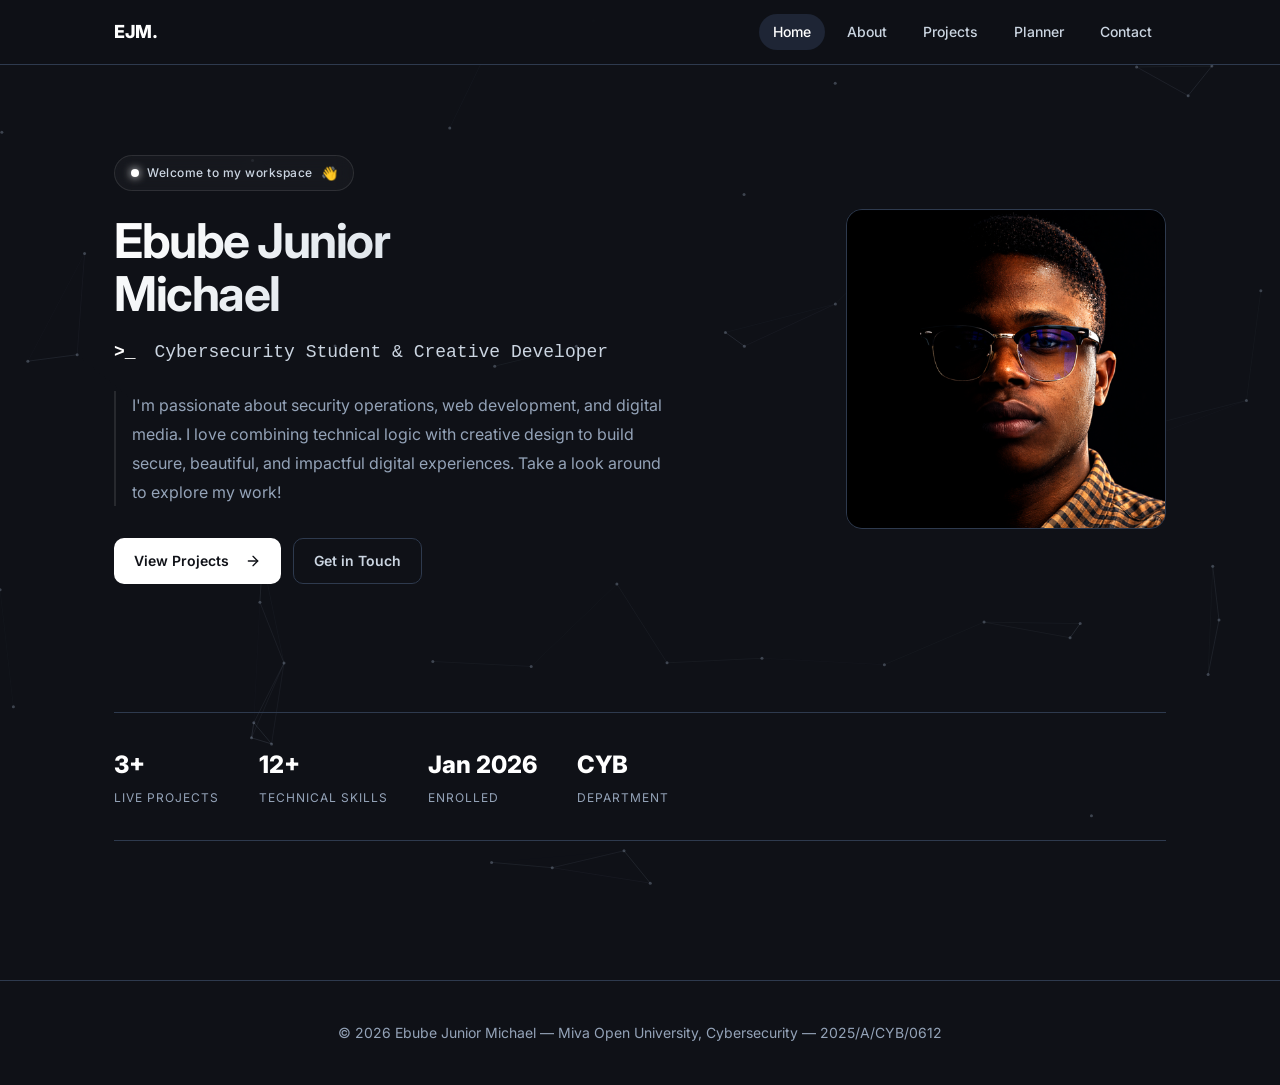
<file: index.html>
<!DOCTYPE html>
<html lang="en">
<head>
  <meta charset="UTF-8">
  <meta name="viewport" content="width=device-width, initial-scale=1.0">
  <meta name="description" content="Ebube Junior Michael — Cybersecurity Student, Web Developer and Creative Digital Professional at Miva Open University.">
  <title>Ebube Junior Michael | Portfolio</title>
  <style>
    #hero-canvas {
      position: absolute;
      inset: 0;
      width: 100%;
      height: 100%;
      pointer-events: none;
      z-index: 0;
    }
    .hero { position: relative; overflow: hidden; }
    .hero .container { position: relative; z-index: 1; }
  </style>
  <link rel="stylesheet" href="css/style.css">
</head>
<body class="home-page">

  <!-- ===== NAVIGATION ===== -->
  <nav class="navbar" id="navbar">
    <div class="container">
      <a href="index.html" class="logo">EJM<span class="dot">.</span></a>
      <button class="mobile-menu-btn" id="menu-btn" aria-label="Toggle menu">&#9776;</button>
      <div class="nav-links" id="nav-links">
        <a href="index.html" class="active">Home</a>
        <a href="about.html">About</a>
        <a href="projects.html">Projects</a>
        <a href="planner.html">Planner</a>
        <a href="contact.html">Contact</a>
      </div>
    </div>
  </nav>

  <!-- ===== HERO ===== -->
  <main>
    <section class="hero">
      <canvas id="hero-canvas" aria-hidden="true"></canvas>
      <div class="container">
        <div class="hero-inner">

          <!-- Text -->
          <!-- Text -->
          <div class="hero-text">
            <div class="hero-badge animate">
              <span class="pulse-dot"></span> Welcome to my workspace <span style="font-size: 1.1em;">👋</span>
            </div>
            <h1 class="hero-title animate delay-1">Ebube Junior<br>Michael</h1>
            <div class="terminal-role animate delay-2">
              <span class="prompt">&gt;_</span> <span class="role-text">Cybersecurity Student & Creative Developer</span>
            </div>
            <div class="hero-bio-container animate delay-2">
              <p class="hero-bio">
                I'm passionate about security operations, web development, and digital media. I love combining technical logic with creative design to build secure, beautiful, and impactful digital experiences. Take a look around to explore my work!
              </p>
            </div>
            <div class="hero-actions animate delay-3">
              <a href="projects.html" class="btn btn-primary">
                View Projects
                <svg xmlns="http://www.w3.org/2000/svg" width="16" height="16" viewBox="0 0 24 24" fill="none" stroke="currentColor" stroke-width="2" stroke-linecap="round" stroke-linejoin="round" style="margin-left:8px"><line x1="5" y1="12" x2="19" y2="12"></line><polyline points="12 5 19 12 12 19"></polyline></svg>
              </a>
              <a href="contact.html" class="btn btn-outline">Get in Touch</a>
            </div>
          </div>

          <!-- Photo -->
          <div class="hero-photo-col animate delay-2">
            <div class="hero-photo-frame">
              <img src="images/mike.png" alt="Ebube Junior Michael — profile photograph">
            </div>
          </div>

        </div>

        <!-- Stats bar -->
        <div class="stats-bar animate delay-3">
          <div class="stat-item">
            <div class="stat-number">3+</div>
            <div class="stat-label">Live Projects</div>
          </div>
          <div class="stat-item">
            <div class="stat-number">12+</div>
            <div class="stat-label">Technical Skills</div>
          </div>
          <div class="stat-item">
            <div class="stat-number" style="font-size: var(--text-2xl);">Jan 2026</div>
            <div class="stat-label">Enrolled</div>
          </div>
          <div class="stat-item">
            <div class="stat-number">CYB</div>
            <div class="stat-label">Department</div>
          </div>
        </div>
      </div>
    </section>
  </main>

  <!-- ===== FOOTER ===== -->
  <footer>
    <div class="container">
      <p>&copy; 2026 Ebube Junior Michael &mdash; Miva Open University, Cybersecurity &mdash; 2025/A/CYB/0612</p>
    </div>
  </footer>

  <script src="js/main.js"></script>
  <script>
    // ── Subtle animated dot-grid background ──────────────────────────────────
    (function () {
      const canvas = document.getElementById('hero-canvas');
      const ctx = canvas.getContext('2d');
      const DOTS = 55;
      const CONNECTION_DIST = 140;
      const DOT_RADIUS = 1.5;
      const COLOR_DOT  = 'rgba(148,163,184,0.35)';
      const COLOR_LINE = 'rgba(148,163,184,';
      let W, H, dots;

      function resize() {
        W = canvas.width  = canvas.offsetWidth;
        H = canvas.height = canvas.offsetHeight;
      }

      function makeDot() {
        const angle = Math.random() * Math.PI * 2;
        const speed = 0.12 + Math.random() * 0.2;
        return {
          x: Math.random() * W,
          y: Math.random() * H,
          vx: Math.cos(angle) * speed,
          vy: Math.sin(angle) * speed,
        };
      }

      function init() {
        resize();
        dots = Array.from({ length: DOTS }, makeDot);
      }

      function draw() {
        ctx.clearRect(0, 0, W, H);

        // Move dots
        for (const d of dots) {
          d.x += d.vx;
          d.y += d.vy;
          if (d.x < 0 || d.x > W) d.vx *= -1;
          if (d.y < 0 || d.y > H) d.vy *= -1;
        }

        // Draw connections
        for (let i = 0; i < dots.length; i++) {
          for (let j = i + 1; j < dots.length; j++) {
            const dx = dots[i].x - dots[j].x;
            const dy = dots[i].y - dots[j].y;
            const dist = Math.sqrt(dx * dx + dy * dy);
            if (dist < CONNECTION_DIST) {
              const alpha = (1 - dist / CONNECTION_DIST) * 0.18;
              ctx.beginPath();
              ctx.strokeStyle = COLOR_LINE + alpha + ')';
              ctx.lineWidth = 1;
              ctx.moveTo(dots[i].x, dots[i].y);
              ctx.lineTo(dots[j].x, dots[j].y);
              ctx.stroke();
            }
          }
        }

        // Draw dots
        for (const d of dots) {
          ctx.beginPath();
          ctx.fillStyle = COLOR_DOT;
          ctx.arc(d.x, d.y, DOT_RADIUS, 0, Math.PI * 2);
          ctx.fill();
        }

        requestAnimationFrame(draw);
      }

      window.addEventListener('resize', () => { resize(); });
      init();
      draw();
    })();
  </script>
</body>
</html>
</file>
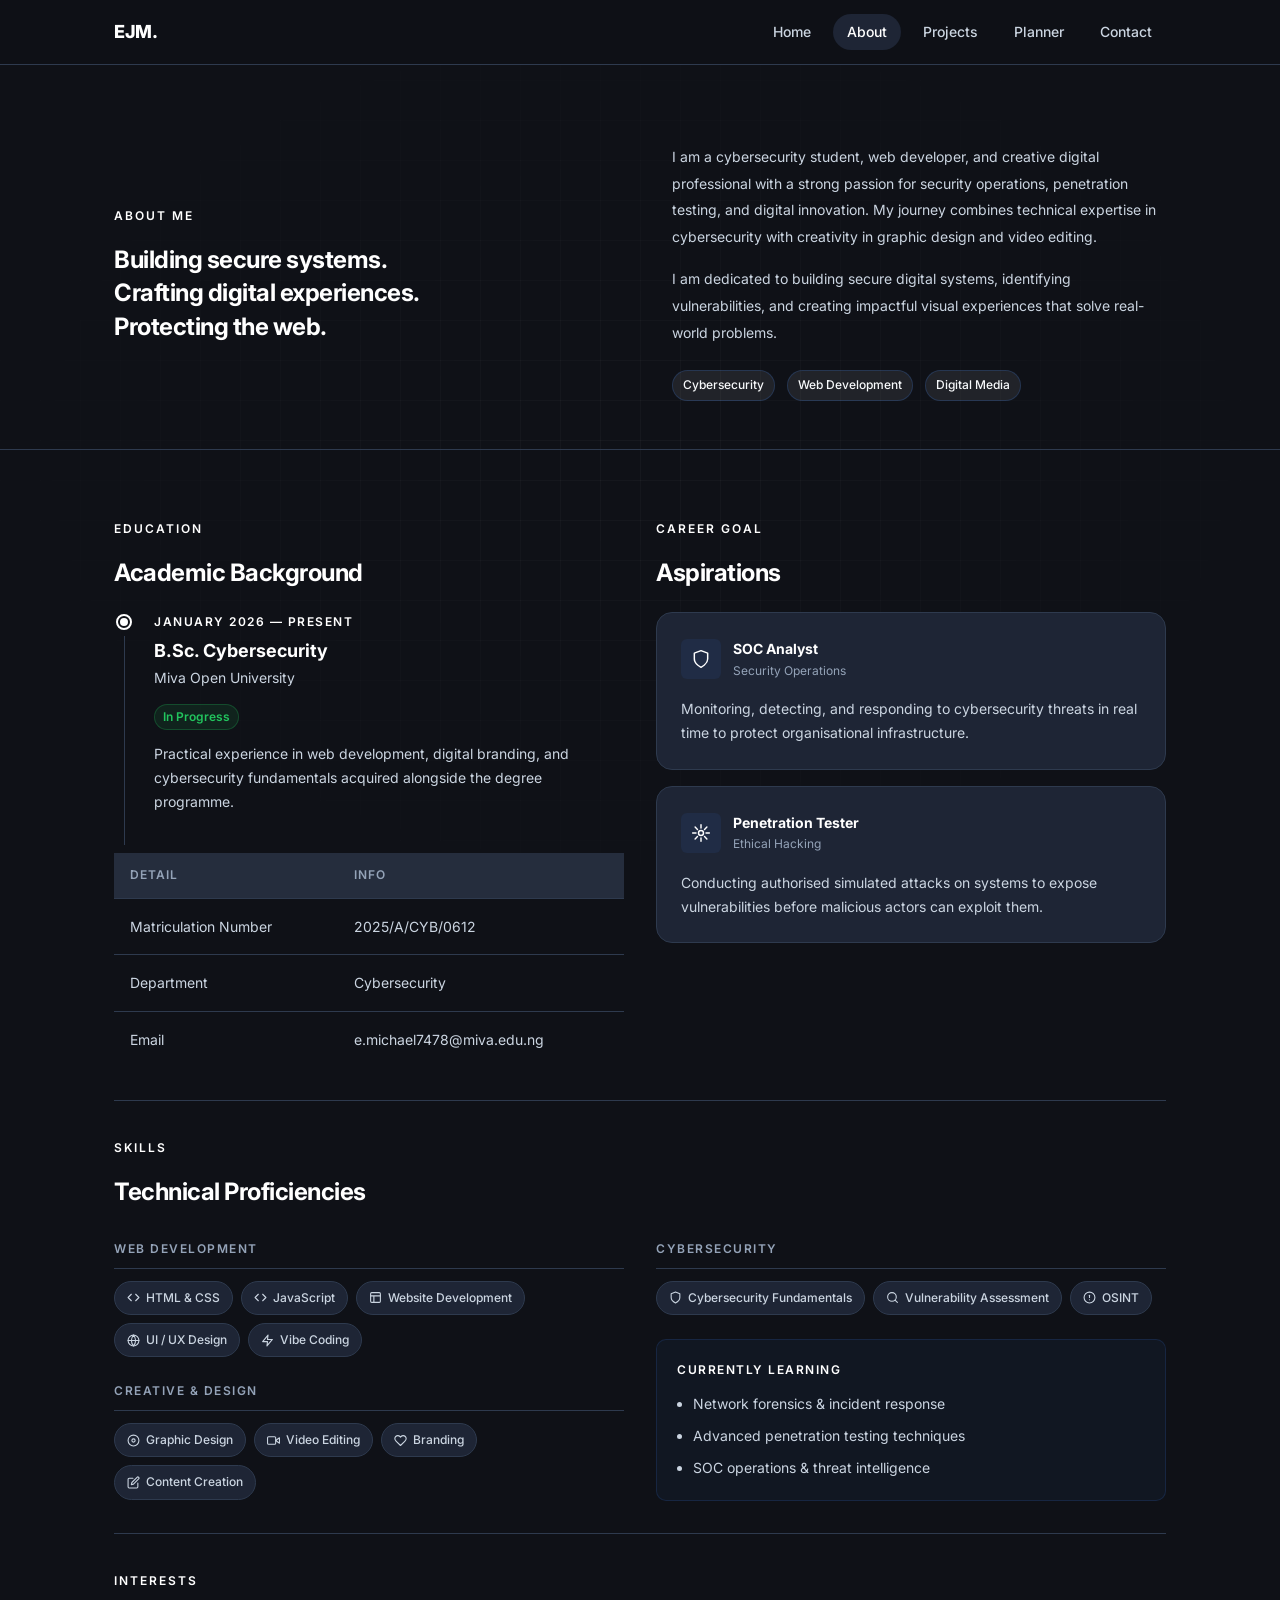
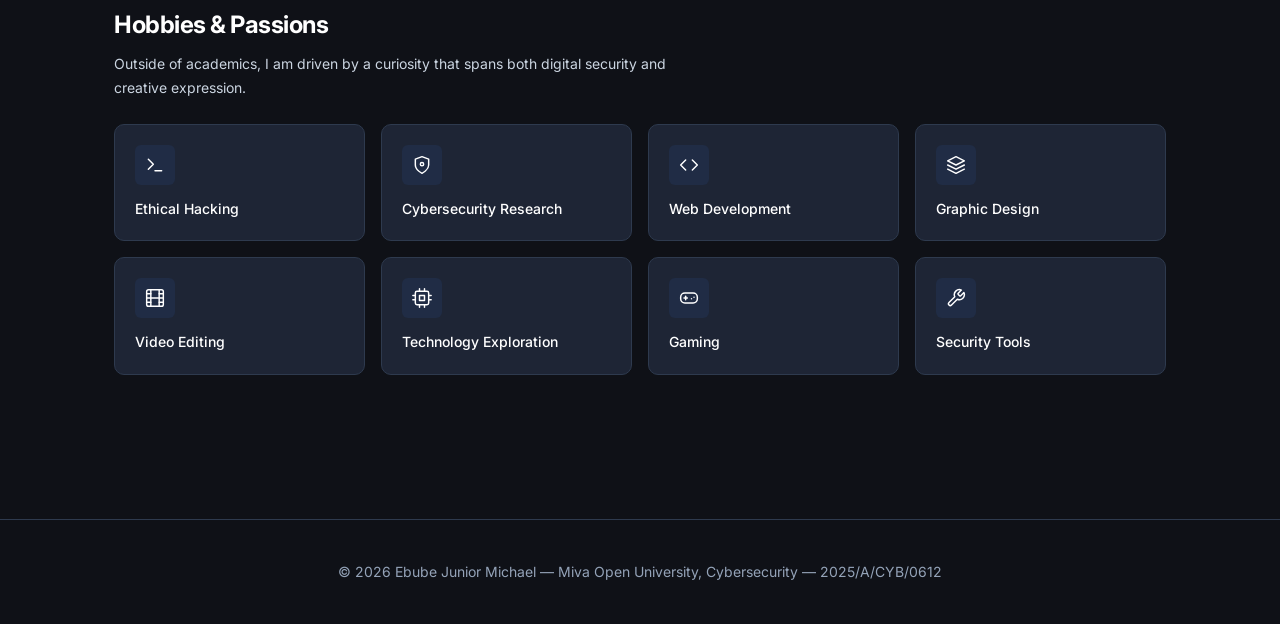
<file: about.html>
<!DOCTYPE html>
<html lang="en">
<head>
  <meta charset="UTF-8">
  <meta name="viewport" content="width=device-width, initial-scale=1.0">
  <meta name="description" content="Learn about Ebube Junior Michael — educational background, career aspirations, technical skills and interests.">
  <title>About Me | Ebube Junior Michael</title>
  <link rel="stylesheet" href="css/style.css">
  <style>
    /* ---- About-specific overrides ---- */
    .about-hero {
      padding-top: calc(var(--space-20) + 64px);
      padding-bottom: var(--space-12);
      border-bottom: 1px solid var(--color-border);
    }
    .about-hero-inner {
      display: grid;
      grid-template-columns: 1fr 1fr;
      gap: var(--space-16);
      align-items: center;
    }
    .about-quote {
      font-size: var(--text-2xl);
      font-weight: 700;
      color: var(--color-text-1);
      line-height: 1.4;
      letter-spacing: -0.5px;
    }
    .about-quote span {
      color: var(--color-accent);
    }
    .about-summary {
      font-size: var(--text-sm);
      line-height: 1.9;
    }

    /* ---- Section blocks ---- */
    .about-body {
      padding-block: var(--space-16);
      display: flex;
      flex-direction: column;
      gap: var(--space-16);
    }

    /* ---- Education timeline ---- */
    .timeline {
      display: flex;
      flex-direction: column;
      gap: 0;
      margin-top: var(--space-6);
    }
    .timeline-item {
      display: flex;
      gap: var(--space-5);
      position: relative;
    }
    .timeline-line {
      display: flex;
      flex-direction: column;
      align-items: center;
      flex-shrink: 0;
      width: 20px;
    }
    .timeline-dot {
      width: 12px;
      height: 12px;
      border-radius: 50%;
      background: var(--color-accent);
      border: 2px solid var(--color-bg);
      outline: 2px solid var(--color-accent);
      flex-shrink: 0;
      margin-top: 4px;
    }
    .timeline-connector {
      width: 1px;
      flex: 1;
      background: var(--color-border);
      margin-top: var(--space-2);
    }
    .timeline-content {
      padding-bottom: var(--space-8);
      flex: 1;
    }
    .timeline-date {
      font-size: var(--text-xs);
      font-weight: 600;
      text-transform: uppercase;
      letter-spacing: 1.5px;
      color: var(--color-accent);
      margin-bottom: var(--space-2);
    }
    .timeline-title {
      font-size: var(--text-base);
      font-weight: 700;
      color: var(--color-text-1);
      margin-bottom: 4px;
    }
    .timeline-sub {
      font-size: var(--text-sm);
      color: var(--color-text-2);
    }

    /* ---- Skills grouped ---- */
    .skill-group {
      margin-bottom: var(--space-6);
    }
    .skill-group:last-child {
      margin-bottom: 0;
    }
    .skill-group-label {
      font-size: var(--text-xs);
      font-weight: 600;
      text-transform: uppercase;
      letter-spacing: 1.5px;
      color: var(--color-text-3);
      margin-bottom: var(--space-3);
      padding-bottom: var(--space-2);
      border-bottom: 1px solid var(--color-border);
    }
    .skill-chips {
      display: flex;
      flex-wrap: wrap;
      gap: var(--space-2);
    }
    .chip {
      display: inline-flex;
      align-items: center;
      gap: 6px;
      padding: 6px 12px;
      border-radius: var(--radius-full);
      font-size: var(--text-xs);
      font-weight: 500;
      border: 1px solid var(--color-border);
      color: var(--color-text-2);
      background: var(--color-surface);
      transition: border-color var(--transition), color var(--transition);
    }
    .chip:hover {
      border-color: var(--color-accent);
      color: var(--color-text-1);
    }
    .chip svg {
      width: 13px;
      height: 13px;
      flex-shrink: 0;
    }

    /* ---- Interests icon grid ---- */
    .interests-grid {
      display: grid;
      grid-template-columns: repeat(4, 1fr);
      gap: var(--space-4);
      margin-top: var(--space-6);
    }
    .interest-card {
      background: var(--color-surface);
      border: 1px solid var(--color-border);
      border-radius: var(--radius-md);
      padding: var(--space-5);
      display: flex;
      flex-direction: column;
      gap: var(--space-3);
      transition: border-color var(--transition), transform var(--transition);
    }
    .interest-card:hover {
      border-color: rgba(59,130,246,0.4);
      transform: translateY(-2px);
    }
    .interest-icon {
      width: 40px;
      height: 40px;
      background: rgba(59,130,246,0.08);
      border-radius: var(--radius-sm);
      display: flex;
      align-items: center;
      justify-content: center;
    }
    .interest-icon svg {
      width: 20px;
      height: 20px;
      stroke: var(--color-accent);
      fill: none;
      stroke-width: 1.75;
      stroke-linecap: round;
      stroke-linejoin: round;
    }
    .interest-name {
      font-size: var(--text-sm);
      font-weight: 500;
      color: var(--color-text-1);
    }

    /* ---- Two-col content row ---- */
    .two-col {
      display: grid;
      grid-template-columns: 1fr 1fr;
      gap: var(--space-8);
      align-items: start;
    }

    @media (max-width: 900px) {
      .about-hero-inner { grid-template-columns: 1fr; gap: var(--space-8); }
      .two-col { grid-template-columns: 1fr; }
      .interests-grid { grid-template-columns: repeat(2, 1fr); }
    }
    @media (max-width: 540px) {
      .interests-grid { grid-template-columns: repeat(2, 1fr); }
      .about-quote { font-size: var(--text-xl); }
    }
  </style>
</head>
<body>

  <!-- ===== NAVIGATION ===== -->
  <nav class="navbar" id="navbar">
    <div class="container">
      <a href="index.html" class="logo">EJM<span class="dot">.</span></a>
      <button class="mobile-menu-btn" id="menu-btn" aria-label="Toggle menu">&#9776;</button>
      <div class="nav-links" id="nav-links">
        <a href="index.html">Home</a>
        <a href="about.html" class="active">About</a>
        <a href="projects.html">Projects</a>
        <a href="planner.html">Planner</a>
        <a href="contact.html">Contact</a>
      </div>
    </div>
  </nav>

  <main>

    <!-- ===== ABOUT HERO ===== -->
    <section class="about-hero">
      <div class="container">
        <div class="about-hero-inner">

          <div class="animate">
            <p class="section-label" style="margin-bottom: var(--space-4);">About Me</p>
            <h1 class="about-quote">
              Building secure systems.<br>
              Crafting <span>digital experiences</span>.<br>
              Protecting the web.
            </h1>
          </div>

          <div class="animate delay-2">
            <p class="about-summary">
              I am a cybersecurity student, web developer, and creative digital professional with a strong passion for security operations, penetration testing, and digital innovation. My journey combines technical expertise in cybersecurity with creativity in graphic design and video editing.
            </p>
            <p class="about-summary" style="margin-top: var(--space-4);">
              I am dedicated to building secure digital systems, identifying vulnerabilities, and creating impactful visual experiences that solve real-world problems.
            </p>
            <div style="display:flex; gap: var(--space-3); margin-top: var(--space-6); flex-wrap: wrap;">
              <span class="tag">Cybersecurity</span>
              <span class="tag">Web Development</span>
              <span class="tag">Digital Media</span>
            </div>
          </div>

        </div>
      </div>
    </section>

    <!-- ===== ABOUT BODY ===== -->
    <div class="about-body">
      <div class="container">

        <!-- Row 1: Education + Career -->
        <div class="two-col">

          <!-- Education -->
          <div class="animate">
            <p class="section-label" style="margin-bottom: var(--space-5);">Education</p>
            <h2 style="font-size: var(--text-2xl); margin-bottom: var(--space-6);">Academic Background</h2>

            <div class="timeline">
              <div class="timeline-item">
                <div class="timeline-line">
                  <div class="timeline-dot"></div>
                  <div class="timeline-connector"></div>
                </div>
                <div class="timeline-content">
                  <div class="timeline-date">January 2026 &mdash; Present</div>
                  <h3 class="timeline-title" style="font-size: var(--text-lg); margin-bottom: 4px;">B.Sc. Cybersecurity</h3>
                  <div class="timeline-sub">Miva Open University</div>
                  <div style="margin-top: var(--space-3);">
                    <span class="status-badge">In Progress</span>
                  </div>
                  <p style="font-size: var(--text-sm); margin-top: var(--space-3);">
                    Practical experience in web development, digital branding, and cybersecurity fundamentals acquired alongside the degree programme.
                  </p>
                </div>
              </div>
            </div>

            <!-- Info row -->
            <table class="edu-table" style="margin-top: var(--space-2);">
              <thead>
                <tr>
                  <th>Detail</th>
                  <th>Info</th>
                </tr>
              </thead>
              <tbody>
                <tr>
                  <td>Matriculation Number</td>
                  <td>2025/A/CYB/0612</td>
                </tr>
                <tr>
                  <td>Department</td>
                  <td>Cybersecurity</td>
                </tr>
                <tr>
                  <td>Email</td>
                  <td>e.michael7478@miva.edu.ng</td>
                </tr>
              </tbody>
            </table>
          </div>

          <!-- Career -->
          <div class="animate delay-1">
            <p class="section-label" style="margin-bottom: var(--space-5);">Career Goal</p>
            <h2 style="font-size: var(--text-2xl); margin-bottom: var(--space-6);">Aspirations</h2>

            <div class="card" style="margin-bottom: var(--space-4);">
              <div style="display:flex; align-items:center; gap: var(--space-3); margin-bottom: var(--space-4);">
                <div class="interest-icon">
                  <!-- Shield check icon -->
                  <svg viewBox="0 0 24 24"><path d="M12 22s8-4 8-10V5l-8-3-8 3v7c0 6 8 10 8 10z"/></svg>
                </div>
                <div>
                  <div style="font-size: var(--text-sm); font-weight: 700; color: var(--color-text-1);">SOC Analyst</div>
                  <div style="font-size: var(--text-xs); color: var(--color-text-3);">Security Operations</div>
                </div>
              </div>
              <p style="font-size: var(--text-sm);">
                Monitoring, detecting, and responding to cybersecurity threats in real time to protect organisational infrastructure.
              </p>
            </div>

            <div class="card">
              <div style="display:flex; align-items:center; gap: var(--space-3); margin-bottom: var(--space-4);">
                <div class="interest-icon">
                  <!-- Bug/scan icon -->
                  <svg viewBox="0 0 24 24"><circle cx="12" cy="12" r="3"/><path d="M12 2v4M12 18v4M4.93 4.93l2.83 2.83M16.24 16.24l2.83 2.83M2 12h4M18 12h4M4.93 19.07l2.83-2.83M16.24 7.76l2.83-2.83"/></svg>
                </div>
                <div>
                  <div style="font-size: var(--text-sm); font-weight: 700; color: var(--color-text-1);">Penetration Tester</div>
                  <div style="font-size: var(--text-xs); color: var(--color-text-3);">Ethical Hacking</div>
                </div>
              </div>
              <p style="font-size: var(--text-sm);">
                Conducting authorised simulated attacks on systems to expose vulnerabilities before malicious actors can exploit them.
              </p>
            </div>
          </div>
        </div>

        <hr class="divider">

        <!-- Row 2: Skills -->
        <div class="animate">
          <p class="section-label" style="margin-bottom: var(--space-5);">Skills</p>
          <h2 style="font-size: var(--text-2xl); margin-bottom: var(--space-8);">Technical Proficiencies</h2>

          <div class="two-col">

            <div>
              <!-- Web Development group -->
              <div class="skill-group">
                <div class="skill-group-label">Web Development</div>
                <div class="skill-chips">
                  <span class="chip">
                    <svg viewBox="0 0 24 24" stroke="currentColor" fill="none" stroke-width="2" stroke-linecap="round" stroke-linejoin="round"><polyline points="16 18 22 12 16 6"/><polyline points="8 6 2 12 8 18"/></svg>
                    HTML &amp; CSS
                  </span>
                  <span class="chip">
                    <svg viewBox="0 0 24 24" stroke="currentColor" fill="none" stroke-width="2" stroke-linecap="round" stroke-linejoin="round"><polyline points="16 18 22 12 16 6"/><polyline points="8 6 2 12 8 18"/></svg>
                    JavaScript
                  </span>
                  <span class="chip">
                    <svg viewBox="0 0 24 24" stroke="currentColor" fill="none" stroke-width="2" stroke-linecap="round" stroke-linejoin="round"><rect x="3" y="3" width="18" height="18" rx="2"/><path d="M3 9h18M9 21V9"/></svg>
                    Website Development
                  </span>
                  <span class="chip">
                    <svg viewBox="0 0 24 24" stroke="currentColor" fill="none" stroke-width="2" stroke-linecap="round" stroke-linejoin="round"><circle cx="12" cy="12" r="10"/><path d="M2 12h20M12 2a15 15 0 0 1 0 20M12 2a15 15 0 0 0 0 20"/></svg>
                    UI / UX Design
                  </span>
                  <span class="chip">
                    <svg viewBox="0 0 24 24" stroke="currentColor" fill="none" stroke-width="2" stroke-linecap="round" stroke-linejoin="round"><path d="M13 2L3 14h9l-1 8 10-12h-9l1-8z"/></svg>
                    Vibe Coding
                  </span>
                </div>
              </div>

              <!-- Creative group -->
              <div class="skill-group">
                <div class="skill-group-label">Creative & Design</div>
                <div class="skill-chips">
                  <span class="chip">
                    <svg viewBox="0 0 24 24" stroke="currentColor" fill="none" stroke-width="2" stroke-linecap="round" stroke-linejoin="round"><circle cx="12" cy="12" r="10"/><circle cx="12" cy="12" r="3"/></svg>
                    Graphic Design
                  </span>
                  <span class="chip">
                    <svg viewBox="0 0 24 24" stroke="currentColor" fill="none" stroke-width="2" stroke-linecap="round" stroke-linejoin="round"><polygon points="23 7 16 12 23 17 23 7"/><rect x="1" y="5" width="15" height="14" rx="2"/></svg>
                    Video Editing
                  </span>
                  <span class="chip">
                    <svg viewBox="0 0 24 24" stroke="currentColor" fill="none" stroke-width="2" stroke-linecap="round" stroke-linejoin="round"><path d="M20.84 4.61a5.5 5.5 0 0 0-7.78 0L12 5.67l-1.06-1.06a5.5 5.5 0 0 0-7.78 7.78l1.06 1.06L12 21.23l7.78-7.78 1.06-1.06a5.5 5.5 0 0 0 0-7.78z"/></svg>
                    Branding
                  </span>
                  <span class="chip">
                    <svg viewBox="0 0 24 24" stroke="currentColor" fill="none" stroke-width="2" stroke-linecap="round" stroke-linejoin="round"><path d="M11 4H4a2 2 0 0 0-2 2v14a2 2 0 0 0 2 2h14a2 2 0 0 0 2-2v-7"/><path d="M18.5 2.5a2.121 2.121 0 0 1 3 3L12 15l-4 1 1-4 9.5-9.5z"/></svg>
                    Content Creation
                  </span>
                </div>
              </div>
            </div>

            <div>
              <!-- Cybersecurity group -->
              <div class="skill-group">
                <div class="skill-group-label">Cybersecurity</div>
                <div class="skill-chips">
                  <span class="chip">
                    <svg viewBox="0 0 24 24" stroke="currentColor" fill="none" stroke-width="2" stroke-linecap="round" stroke-linejoin="round"><path d="M12 22s8-4 8-10V5l-8-3-8 3v7c0 6 8 10 8 10z"/></svg>
                    Cybersecurity Fundamentals
                  </span>
                  <span class="chip">
                    <svg viewBox="0 0 24 24" stroke="currentColor" fill="none" stroke-width="2" stroke-linecap="round" stroke-linejoin="round"><circle cx="11" cy="11" r="8"/><line x1="21" y1="21" x2="16.65" y2="16.65"/></svg>
                    Vulnerability Assessment
                  </span>
                  <span class="chip">
                    <svg viewBox="0 0 24 24" stroke="currentColor" fill="none" stroke-width="2" stroke-linecap="round" stroke-linejoin="round"><circle cx="12" cy="12" r="10"/><line x1="12" y1="8" x2="12" y2="12"/><line x1="12" y1="16" x2="12.01" y2="16"/></svg>
                    OSINT
                  </span>
                </div>
              </div>

              <!-- Aspiration note -->
              <div style="
                margin-top: var(--space-6);
                padding: var(--space-5);
                border-radius: var(--radius-md);
                background: rgba(59,130,246,0.05);
                border: 1px solid rgba(59,130,246,0.15);
              ">
                <p style="font-size: var(--text-xs); font-weight: 600; text-transform: uppercase; letter-spacing: 1.5px; color: var(--color-accent); margin-bottom: var(--space-3);">Currently Learning</p>
                <ul style="list-style: disc; padding-left: var(--space-4);">
                  <li style="font-size: var(--text-sm); color: var(--color-text-2); margin-bottom: var(--space-2);">Network forensics &amp; incident response</li>
                  <li style="font-size: var(--text-sm); color: var(--color-text-2); margin-bottom: var(--space-2);">Advanced penetration testing techniques</li>
                  <li style="font-size: var(--text-sm); color: var(--color-text-2);">SOC operations &amp; threat intelligence</li>
                </ul>
              </div>
            </div>
          </div>
        </div>

        <hr class="divider">

        <!-- Row 3: Interests -->
        <div class="animate">
          <p class="section-label" style="margin-bottom: var(--space-5);">Interests</p>
          <h2 style="font-size: var(--text-2xl); margin-bottom: var(--space-3);">Hobbies &amp; Passions</h2>
          <p style="max-width: 560px; font-size: var(--text-sm);">Outside of academics, I am driven by a curiosity that spans both digital security and creative expression.</p>

          <ol class="interests-grid">

            <li class="interest-card">
              <div class="interest-icon">
                <!-- Terminal / hacking icon -->
                <svg viewBox="0 0 24 24"><polyline points="4 17 10 11 4 5"/><line x1="12" y1="19" x2="20" y2="19"/></svg>
              </div>
              <span class="interest-name">Ethical Hacking</span>
            </li>

            <li class="interest-card">
              <div class="interest-icon">
                <!-- Shield magnifier -->
                <svg viewBox="0 0 24 24"><path d="M12 22s8-4 8-10V5l-8-3-8 3v7c0 6 8 10 8 10z"/><circle cx="12" cy="11" r="2"/></svg>
              </div>
              <span class="interest-name">Cybersecurity Research</span>
            </li>

            <li class="interest-card">
              <div class="interest-icon">
                <!-- Code icon -->
                <svg viewBox="0 0 24 24"><polyline points="16 18 22 12 16 6"/><polyline points="8 6 2 12 8 18"/></svg>
              </div>
              <span class="interest-name">Web Development</span>
            </li>

            <li class="interest-card">
              <div class="interest-icon">
                <!-- Layers / design icon -->
                <svg viewBox="0 0 24 24"><polygon points="12 2 2 7 12 12 22 7 12 2"/><polyline points="2 17 12 22 22 17"/><polyline points="2 12 12 17 22 12"/></svg>
              </div>
              <span class="interest-name">Graphic Design</span>
            </li>

            <li class="interest-card">
              <div class="interest-icon">
                <!-- Film icon -->
                <svg viewBox="0 0 24 24"><rect x="2" y="2" width="20" height="20" rx="2.18"/><line x1="7" y1="2" x2="7" y2="22"/><line x1="17" y1="2" x2="17" y2="22"/><line x1="2" y1="12" x2="22" y2="12"/><line x1="2" y1="7" x2="7" y2="7"/><line x1="2" y1="17" x2="7" y2="17"/><line x1="17" y1="17" x2="22" y2="17"/><line x1="17" y1="7" x2="22" y2="7"/></svg>
              </div>
              <span class="interest-name">Video Editing</span>
            </li>

            <li class="interest-card">
              <div class="interest-icon">
                <!-- CPU / tech exploration -->
                <svg viewBox="0 0 24 24"><rect x="4" y="4" width="16" height="16" rx="2"/><rect x="9" y="9" width="6" height="6"/><line x1="9" y1="1" x2="9" y2="4"/><line x1="15" y1="1" x2="15" y2="4"/><line x1="9" y1="20" x2="9" y2="23"/><line x1="15" y1="20" x2="15" y2="23"/><line x1="20" y1="9" x2="23" y2="9"/><line x1="20" y1="14" x2="23" y2="14"/><line x1="1" y1="9" x2="4" y2="9"/><line x1="1" y1="14" x2="4" y2="14"/></svg>
              </div>
              <span class="interest-name">Technology Exploration</span>
            </li>

            <li class="interest-card">
              <div class="interest-icon">
                <!-- Gamepad icon -->
                <svg viewBox="0 0 24 24"><line x1="6" y1="12" x2="10" y2="12"/><line x1="8" y1="10" x2="8" y2="14"/><line x1="15" y1="13" x2="15.01" y2="13"/><line x1="18" y1="11" x2="18.01" y2="11"/><rect x="2" y="6" width="20" height="12" rx="5"/></svg>
              </div>
              <span class="interest-name">Gaming</span>
            </li>

            <li class="interest-card">
              <div class="interest-icon">
                <!-- Wrench / tools icon -->
                <svg viewBox="0 0 24 24"><path d="M14.7 6.3a1 1 0 0 0 0 1.4l1.6 1.6a1 1 0 0 0 1.4 0l3.77-3.77a6 6 0 0 1-7.94 7.94l-6.91 6.91a2.12 2.12 0 0 1-3-3l6.91-6.91a6 6 0 0 1 7.94-7.94l-3.76 3.76z"/></svg>
              </div>
              <span class="interest-name">Security Tools</span>
            </li>

          </ol>
        </div>

      </div>
    </div>
  </main>

  <!-- ===== FOOTER ===== -->
  <footer>
    <div class="container">
      <p>&copy; 2026 Ebube Junior Michael &mdash; Miva Open University, Cybersecurity &mdash; 2025/A/CYB/0612</p>
    </div>
  </footer>

  <script src="js/main.js"></script>
</body>
</html>
</file>
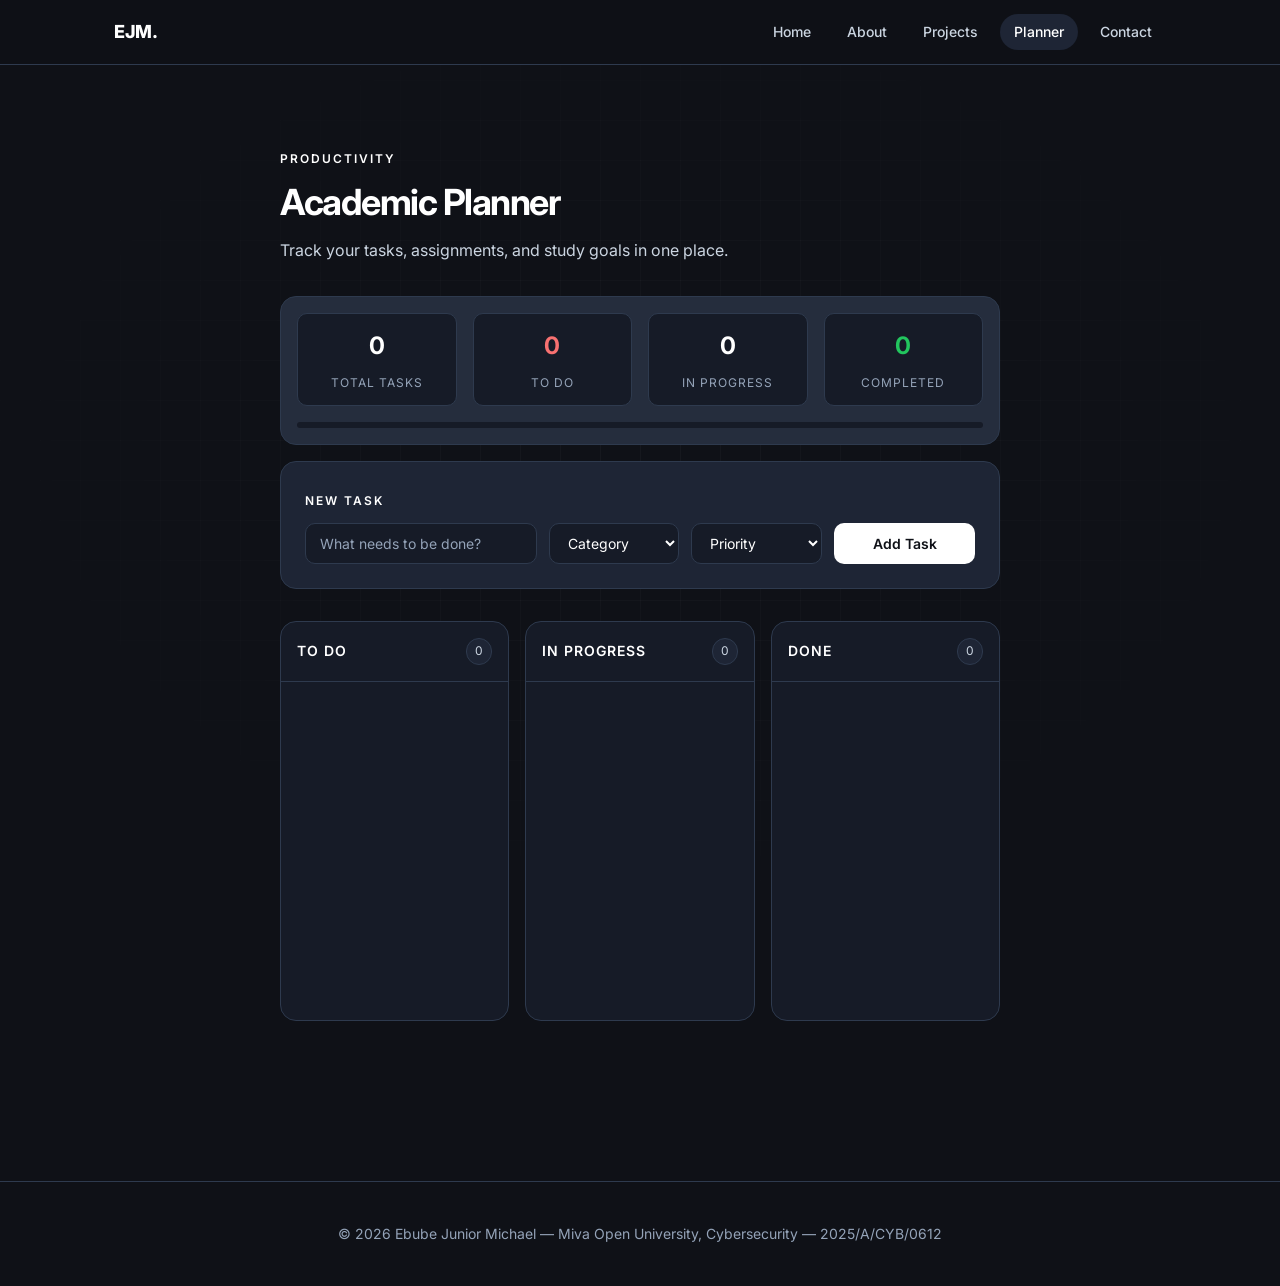
<file: planner.html>
<!DOCTYPE html>
<html lang="en">
<head>
  <meta charset="UTF-8">
  <meta name="viewport" content="width=device-width, initial-scale=1.0">
  <meta name="description" content="Academic Planner — manage your tasks, assignments and study schedule.">
  <title>Academic Planner | Ebube Junior Michael</title>
  <link rel="stylesheet" href="css/style.css">
</head>
<body>

  <!-- ===== NAVIGATION ===== -->
  <nav class="navbar" id="navbar">
    <div class="container">
      <a href="index.html" class="logo">EJM<span class="dot">.</span></a>
      <button class="mobile-menu-btn" id="menu-btn" aria-label="Toggle menu">&#9776;</button>
      <div class="nav-links" id="nav-links">
        <a href="index.html">Home</a>
        <a href="about.html">About</a>
        <a href="projects.html">Projects</a>
        <a href="planner.html" class="active">Planner</a>
        <a href="contact.html">Contact</a>
      </div>
    </div>
  </nav>

  <!-- ===== PLANNER ===== -->
  <main>
    <section class="section" style="padding-top: calc(var(--space-20) + 64px);">
      <div class="container">
        <div class="planner-wrap">

          <!-- Header -->
          <p class="section-label animate">Productivity</p>
          <h1 class="animate delay-1" style="font-size: var(--text-4xl); margin-bottom: var(--space-3);">Academic Planner</h1>
          <p class="animate delay-2" style="margin-bottom: var(--space-8);">Track your tasks, assignments, and study goals in one place.</p>

          <!-- Dashboard -->
          <div class="planner-dashboard card animate delay-2">
            <div class="dash-stats">
              <div class="stat-box">
                <span id="stat-total" class="stat-num">0</span>
                <span class="stat-label">Total Tasks</span>
              </div>
              <div class="stat-box">
                <span id="stat-todo" class="stat-num" style="color: var(--color-danger);">0</span>
                <span class="stat-label">To Do</span>
              </div>
              <div class="stat-box">
                <span id="stat-progress" class="stat-num" style="color: var(--color-warning);">0</span>
                <span class="stat-label">In Progress</span>
              </div>
              <div class="stat-box">
                <span id="stat-done" class="stat-num" style="color: var(--color-success);">0</span>
                <span class="stat-label">Completed</span>
              </div>
            </div>
            <div class="progress-bar-wrap">
              <div class="progress-bar-fill" id="progress-fill" style="width: 0%;"></div>
            </div>
          </div>

          <!-- Add task form -->
          <form id="task-form" class="card animate delay-2" style="margin-top: var(--space-4);">
            <p class="section-label" style="margin-bottom: var(--space-3);">New Task</p>
            <div class="task-inputs">
              <input type="text" id="task-input" class="form-control" placeholder="What needs to be done?" autocomplete="off" required style="flex: 2;">
              <select id="task-category" class="form-control" required style="flex: 1;">
                <option value="" disabled selected>Category</option>
                <option value="Study">Study</option>
                <option value="Assignment">Assignment</option>
                <option value="Project">Project</option>
                <option value="General">General</option>
              </select>
              <select id="task-priority" class="form-control" required style="flex: 1;">
                <option value="" disabled selected>Priority</option>
                <option value="High">High</option>
                <option value="Medium">Medium</option>
                <option value="Low">Low</option>
              </select>
              <button type="submit" class="btn btn-primary" style="flex: 1;">Add Task</button>
            </div>
          </form>

          <!-- Kanban Board -->
          <div class="kanban-board animate delay-3">
            
            <!-- Column: To Do -->
            <div class="kanban-col">
              <div class="kanban-header">
                <h3>To Do</h3>
                <span class="kanban-badge" id="count-todo">0</span>
              </div>
              <div class="kanban-dropzone" id="zone-todo" data-status="todo"></div>
            </div>

            <!-- Column: In Progress -->
            <div class="kanban-col">
              <div class="kanban-header">
                <h3>In Progress</h3>
                <span class="kanban-badge" id="count-progress">0</span>
              </div>
              <div class="kanban-dropzone" id="zone-progress" data-status="progress"></div>
            </div>

            <!-- Column: Done -->
            <div class="kanban-col">
              <div class="kanban-header">
                <h3>Done</h3>
                <span class="kanban-badge" id="count-done">0</span>
              </div>
              <div class="kanban-dropzone" id="zone-done" data-status="done"></div>
            </div>

          </div>

        </div>
      </div>
    </section>
  </main>

  <!-- ===== FOOTER ===== -->
  <footer>
    <div class="container">
      <p>&copy; 2026 Ebube Junior Michael &mdash; Miva Open University, Cybersecurity &mdash; 2025/A/CYB/0612</p>
    </div>
  </footer>

  <script src="js/main.js"></script>
  <script src="js/planner.js"></script>
</body>
</html>
</file>
<file: css/style.css>
/* =============================================
   GLOBAL DESIGN SYSTEM
   Design: Clean Modern Minimal Portfolio
   Font: Inter (headings) + system sans (body)
   Color: Slate dark mode, clean whites, accent blue
   ============================================= */

@import url('https://fonts.googleapis.com/css2?family=Inter:wght@300;400;500;600;700;800&display=swap');

/* ---- CSS Variables ---- */
:root {
  /* Colors */
  --color-bg:          #0f1117;
  --color-bg-2:        #161b27;
  --color-surface:     #1e2535;
  --color-surface-2:   #252d3d;
  --color-border:      #2e3a4e;
  --color-accent:      #ffffff;
  --color-accent-2:    #e2e8f0;
  --color-text-1:      #ffffff;
  --color-text-2:      #cbd5e1;
  --color-text-3:      #94a3b8;
  --color-success:     #22c55e;
  --color-danger:      #f87171;
  --color-tag-bg:      rgba(255, 255, 255, 0.08);
  --color-tag-text:    #f8fafc;

  /* Spacing (4px base unit) */
  --space-1: 4px;
  --space-2: 8px;
  --space-3: 12px;
  --space-4: 16px;
  --space-5: 20px;
  --space-6: 24px;
  --space-8: 32px;
  --space-10: 40px;
  --space-12: 48px;
  --space-16: 64px;
  --space-20: 80px;

  /* Typography */
  --font-base: 'Inter', -apple-system, BlinkMacSystemFont, 'Segoe UI', sans-serif;
  --text-xs:   0.75rem;
  --text-sm:   0.875rem;
  --text-base: 1rem;
  --text-lg:   1.125rem;
  --text-xl:   1.25rem;
  --text-2xl:  1.5rem;
  --text-3xl:  1.875rem;
  --text-4xl:  2.25rem;
  --text-5xl:  3rem;

  /* Misc */
  --radius-sm:   6px;
  --radius-md:   10px;
  --radius-lg:   16px;
  --radius-full: 9999px;
  --transition:  200ms ease;
  --max-width:   1100px;
}

/* ---- Reset ---- */
*, *::before, *::after { box-sizing: border-box; margin: 0; padding: 0; }
html { scroll-behavior: smooth; }
body {
  font-family: var(--font-base);
  background: var(--color-bg);
  color: var(--color-text-1);
  line-height: 1.7;
  font-size: var(--text-base);
  -webkit-font-smoothing: antialiased;
}

/* ---- Subtle Technical Background Animation ---- */
body:not(.home-page)::before {
  content: '';
  position: fixed;
  top: 0; left: 0; right: 0; bottom: 0;
  z-index: -1;
  pointer-events: none;
  background-image: 
    linear-gradient(rgba(255, 255, 255, 0.03) 1px, transparent 1px),
    linear-gradient(90deg, rgba(255, 255, 255, 0.03) 1px, transparent 1px);
  background-size: 40px 40px;
  /* Fade the grid out at the edges for a polished look */
  -webkit-mask-image: radial-gradient(ellipse at center, rgba(0,0,0,1) 0%, rgba(0,0,0,0) 80%);
  mask-image: radial-gradient(ellipse at center, rgba(0,0,0,1) 0%, rgba(0,0,0,0) 80%);
  animation: panGrid 30s linear infinite;
}

@keyframes panGrid {
  from { background-position: 0 0; }
  to { background-position: -40px -40px; }
}

a { color: inherit; text-decoration: none; transition: color var(--transition); }
ul, ol { list-style: none; }
img, video { max-width: 100%; height: auto; display: block; }
button { font-family: inherit; cursor: pointer; }

/* ---- Layout ---- */
.container {
  width: 100%;
  max-width: var(--max-width);
  margin-inline: auto;
  padding-inline: var(--space-6);
}
.section { padding-block: var(--space-20); }

/* ---- Typography ---- */
h1, h2, h3, h4, h5 {
  font-weight: 700;
  line-height: 1.2;
  color: var(--color-text-1);
}
h1 { font-size: var(--text-5xl); letter-spacing: -1.5px; }
h2 { font-size: var(--text-3xl); letter-spacing: -0.5px; }
h3 { font-size: var(--text-xl); }
p  { color: var(--color-text-2); }

/* ---- Navbar ---- */
.navbar {
  position: fixed;
  inset-block-start: 0;
  inset-inline: 0;
  z-index: 100;
  background: rgba(15, 17, 23, 0.85);
  backdrop-filter: blur(16px);
  -webkit-backdrop-filter: blur(16px);
  border-bottom: 1px solid var(--color-border);
}
.navbar .container {
  display: flex;
  align-items: center;
  justify-content: space-between;
  height: 64px;
}
.logo {
  font-size: var(--text-lg);
  font-weight: 800;
  letter-spacing: -0.5px;
  color: var(--color-text-1);
}
.logo .dot { color: var(--color-accent); }

.nav-links {
  display: flex;
  align-items: center;
  gap: var(--space-2);
}
.nav-links a {
  padding: 6px 14px;
  border-radius: var(--radius-full);
  font-size: var(--text-sm);
  font-weight: 500;
  color: var(--color-text-2);
  transition: background var(--transition), color var(--transition);
}
.nav-links a:hover {
  color: var(--color-text-1);
  background: var(--color-surface);
}
.nav-links a.active {
  color: var(--color-text-1);
  background: var(--color-surface);
}

.mobile-menu-btn {
  display: none;
  background: none;
  border: none;
  color: var(--color-text-1);
  font-size: 1.4rem;
  padding: var(--space-2);
  border-radius: var(--radius-sm);
}

/* ---- Buttons ---- */
.btn {
  display: inline-flex;
  align-items: center;
  justify-content: center;
  gap: var(--space-2);
  padding: 10px 20px;
  border-radius: var(--radius-md);
  font-size: var(--text-sm);
  font-weight: 600;
  border: none;
  transition: background var(--transition), color var(--transition), opacity var(--transition), transform var(--transition);
}
.btn:hover { transform: translateY(-1px); }
.btn:active { transform: translateY(0); }

.btn-primary {
  background: var(--color-accent);
  color: var(--color-bg);
}
.btn-primary:hover { background: var(--color-accent-2); color: var(--color-bg); }

.btn-outline {
  background: transparent;
  color: var(--color-text-2);
  border: 1px solid var(--color-border);
}
.btn-outline:hover {
  background: var(--color-surface);
  color: var(--color-text-1);
}

/* ---- Cards ---- */
.card {
  background: var(--color-surface);
  border: 1px solid var(--color-border);
  border-radius: var(--radius-lg);
  padding: var(--space-6);
  transition: border-color var(--transition), transform var(--transition);
}
.card:hover {
  border-color: var(--color-surface-2);
  transform: translateY(-2px);
}

/* ---- Grid ---- */
.grid-3 {
  display: grid;
  grid-template-columns: repeat(3, 1fr);
  gap: var(--space-6);
}
.grid-2 {
  display: grid;
  grid-template-columns: repeat(2, 1fr);
  gap: var(--space-6);
}

/* ---- Section Heading ---- */
.section-label {
  display: inline-block;
  font-size: var(--text-xs);
  font-weight: 600;
  letter-spacing: 2px;
  text-transform: uppercase;
  color: var(--color-accent);
  margin-bottom: var(--space-3);
}
.section-title {
  font-size: var(--text-3xl);
  margin-bottom: var(--space-4);
}
.section-subtitle {
  color: var(--color-text-2);
  max-width: 520px;
  margin-bottom: var(--space-10);
}

/* ---- Tags ---- */
.tag {
  display: inline-block;
  padding: 4px 10px;
  border-radius: var(--radius-full);
  font-size: var(--text-xs);
  font-weight: 500;
  background: var(--color-tag-bg);
  color: var(--color-tag-text);
  border: 1px solid rgba(59,130,246,0.2);
}

/* ---- Divider ---- */
.divider {
  border: none;
  border-top: 1px solid var(--color-border);
  margin-block: var(--space-8);
}

/* ---- Forms ---- */
.form-group { margin-bottom: var(--space-5); }
.form-label {
  display: block;
  font-size: var(--text-sm);
  font-weight: 500;
  color: var(--color-text-2);
  margin-bottom: var(--space-2);
}
.form-control {
  width: 100%;
  padding: 10px 14px;
  background: var(--color-bg-2);
  border: 1px solid var(--color-border);
  border-radius: var(--radius-md);
  color: var(--color-text-1);
  font-size: var(--text-sm);
  font-family: inherit;
  transition: border-color var(--transition);
}
.form-control:focus {
  outline: none;
  border-color: var(--color-accent);
}
.form-control::placeholder { color: var(--color-text-3); }

/* Override browser autofill styling */
input:-webkit-autofill,
input:-webkit-autofill:hover, 
input:-webkit-autofill:focus, 
textarea:-webkit-autofill,
textarea:-webkit-autofill:hover,
textarea:-webkit-autofill:focus,
select:-webkit-autofill,
select:-webkit-autofill:hover,
select:-webkit-autofill:focus {
  -webkit-text-fill-color: #f1f5f9 !important;
  -webkit-box-shadow: 0 0 0px 1000px #1e293b inset !important;
  transition: background-color 5000s ease-in-out 0s !important;
}

.error-msg {
  display: none;
  font-size: var(--text-xs);
  color: var(--color-danger);
  margin-top: var(--space-1);
}

/* ---- Footer ---- */
footer {
  border-top: 1px solid var(--color-border);
  padding-block: var(--space-10);
  margin-top: var(--space-20);
}
footer p {
  font-size: var(--text-sm);
  color: var(--color-text-3);
  text-align: center;
}

/* ---- Animations ---- */
@keyframes fadeUp {
  from { opacity: 0; transform: translateY(24px); }
  to   { opacity: 1; transform: translateY(0); }
}
.animate { animation: fadeUp 0.6s ease both; }
.delay-1 { animation-delay: 0.1s; }
.delay-2 { animation-delay: 0.2s; }
.delay-3 { animation-delay: 0.3s; }

/* =============================================
   PAGE: HOMEPAGE
   ============================================= */
.hero {
  min-height: 100vh;
  display: flex;
  align-items: center;
  padding-top: 64px;
}
.hero-inner {
  display: flex;
  align-items: center;
  gap: var(--space-16);
  padding-block: var(--space-20);
}
.hero-text { flex: 1; }
.hero-badge {
  display: inline-flex;
  align-items: center;
  gap: 8px;
  background: rgba(255, 255, 255, 0.03);
  border: 1px solid rgba(255, 255, 255, 0.1);
  padding: 6px 16px;
  border-radius: 50px;
  font-size: var(--text-xs);
  font-weight: 500;
  letter-spacing: 0.5px;
  color: var(--color-text-2);
  margin-bottom: var(--space-6);
  backdrop-filter: blur(10px);
}

.pulse-dot {
  width: 8px;
  height: 8px;
  background-color: var(--color-accent);
  border-radius: 50%;
  box-shadow: 0 0 8px var(--color-accent);
  animation: pulse-dot 2s infinite;
}

@keyframes pulse-dot {
  0% { box-shadow: 0 0 0 0 rgba(255, 255, 255, 0.4); }
  70% { box-shadow: 0 0 0 6px rgba(255, 255, 255, 0); }
  100% { box-shadow: 0 0 0 0 rgba(255, 255, 255, 0); }
}

.hero-title {
  margin-bottom: var(--space-4);
  background: linear-gradient(135deg, #ffffff 0%, #b3c2d1 100%);
  -webkit-background-clip: text;
  -webkit-text-fill-color: transparent;
  line-height: 1.1;
}

.terminal-role {
  font-size: var(--text-lg);
  font-weight: 500;
  color: var(--color-text-2);
  margin-bottom: var(--space-6);
  font-family: 'Fira Code', 'Courier New', Courier, monospace;
}

.terminal-role .prompt {
  color: var(--color-accent);
  margin-right: 8px;
  font-weight: 700;
}

.hero-bio-container {
  border-left: 2px solid rgba(255, 255, 255, 0.1);
  padding-left: var(--space-4);
  margin-bottom: var(--space-8);
}

.hero-bio {
  font-size: var(--text-base);
  line-height: 1.8;
  color: var(--color-text-3);
  max-width: 540px;
}
.hero-actions { display: flex; gap: var(--space-3); flex-wrap: wrap; }
.hero-photo-col {
  flex-shrink: 0;
  display: flex;
  justify-content: center;
}
.hero-photo-frame {
  width: 320px;
  height: 320px;
  border-radius: var(--radius-lg);
  overflow: hidden;
  border: 1px solid var(--color-border);
  background: var(--color-surface);
}
.hero-photo-frame img {
  width: 100%;
  height: 100%;
  object-fit: cover;
  object-position: top;
}

/* ---- Stats bar ---- */
.stats-bar {
  display: flex;
  gap: var(--space-10);
  padding: var(--space-8) 0;
  border-top: 1px solid var(--color-border);
  border-bottom: 1px solid var(--color-border);
  margin-block: var(--space-12);
}
.stat-item { text-align: left; }
.stat-number {
  font-size: var(--text-2xl);
  font-weight: 800;
  color: var(--color-text-1);
}
.stat-label {
  font-size: var(--text-xs);
  color: var(--color-text-3);
  text-transform: uppercase;
  letter-spacing: 1px;
  margin-top: 2px;
}

/* =============================================
   PAGE: ABOUT
   ============================================= */
.about-layout {
  display: grid;
  grid-template-columns: 1fr 1.6fr;
  gap: var(--space-12);
  align-items: start;
}
.skills-grid {
  display: flex;
  flex-wrap: wrap;
  gap: var(--space-2);
  margin-top: var(--space-4);
}
.hobby-list { display: flex; flex-direction: column; gap: var(--space-3); margin-top: var(--space-4); }
.hobby-item {
  display: flex;
  align-items: center;
  gap: var(--space-3);
  font-size: var(--text-sm);
  color: var(--color-text-2);
}
.hobby-icon {
  width: 36px;
  height: 36px;
  border-radius: var(--radius-sm);
  background: var(--color-surface-2);
  border: 1px solid var(--color-border);
  display: flex;
  align-items: center;
  justify-content: center;
  font-size: 1rem;
  flex-shrink: 0;
}

/* Education Table */
.edu-table {
  width: 100%;
  border-collapse: collapse;
  font-size: var(--text-sm);
  margin-top: var(--space-4);
}
.edu-table th {
  text-align: left;
  padding: var(--space-3) var(--space-4);
  background: var(--color-surface-2);
  color: var(--color-text-3);
  font-weight: 600;
  font-size: var(--text-xs);
  text-transform: uppercase;
  letter-spacing: 1px;
  border-bottom: 1px solid var(--color-border);
}
.edu-table td {
  padding: var(--space-4);
  border-bottom: 1px solid var(--color-border);
  color: var(--color-text-2);
}
.edu-table tr:last-child td { border-bottom: none; }
.status-badge {
  display: inline-block;
  padding: 2px 8px;
  border-radius: var(--radius-full);
  font-size: var(--text-xs);
  font-weight: 600;
  background: rgba(34,197,94,0.1);
  color: var(--color-success);
  border: 1px solid rgba(34,197,94,0.25);
}

/* =============================================
   PAGE: PROJECTS
   ============================================= */
.project-card { display: flex; flex-direction: column; }
.project-thumb {
  width: 100%;
  height: 180px;
  border-radius: var(--radius-md);
  overflow: hidden;
  margin-bottom: var(--space-5);
  background: var(--color-surface-2);
  border: 1px solid var(--color-border);
}
.project-thumb img {
  width: 100%;
  height: 100%;
  object-fit: cover;
  transition: transform 0.4s ease;
}
.project-card:hover .project-thumb img { transform: scale(1.04); }
.project-card h3 { margin-bottom: var(--space-2); }
.project-card p { font-size: var(--text-sm); flex: 1; }
.project-footer {
  display: flex;
  align-items: center;
  justify-content: space-between;
  margin-top: var(--space-5);
  padding-top: var(--space-5);
  border-top: 1px solid var(--color-border);
}

/* Video Section */
.video-card {
  background: var(--color-surface);
  border: 1px solid var(--color-border);
  border-radius: var(--radius-lg);
  padding: var(--space-8);
  margin-top: var(--space-12);
}
.video-wrap {
  width: 100%;
  border-radius: var(--radius-md);
  overflow: hidden;
  border: 1px solid var(--color-border);
  margin-top: var(--space-6);
  background: #000;
}
video { width: 100%; display: block; }

/* =============================================
   PAGE: PLANNER
   ============================================= */
.planner-wrap { max-width: 720px; margin-inline: auto; }
.input-row {
  display: flex;
  gap: var(--space-3);
  margin-bottom: var(--space-6);
}
.input-row input { flex: 1; }
.task-list-ul { display: flex; flex-direction: column; gap: var(--space-3); }
.task-item {
  display: flex;
  align-items: center;
  gap: var(--space-4);
  padding: var(--space-4) var(--space-5);
  background: var(--color-surface);
  border: 1px solid var(--color-border);
  border-radius: var(--radius-md);
  transition: border-color var(--transition), background var(--transition);
}
.task-item.done {
  background: rgba(34,197,94,0.04);
  border-color: rgba(34,197,94,0.2);
}
.task-check {
  width: 20px;
  height: 20px;
  border-radius: var(--radius-full);
  border: 2px solid var(--color-border);
  cursor: pointer;
  flex-shrink: 0;
  display: flex;
  align-items: center;
  justify-content: center;
  transition: background var(--transition), border-color var(--transition);
}
.task-item.done .task-check {
  background: var(--color-success);
  border-color: var(--color-success);
}
.task-check-icon { display: none; width: 12px; height: 12px; }
.task-item.done .task-check-icon { display: block; }
.task-text { flex: 1; font-size: var(--text-sm); }
.task-item.done .task-text {
  text-decoration: line-through;
  color: var(--color-text-3);
}
.btn-delete {
  background: none;
  border: none;
  color: var(--color-text-3);
  cursor: pointer;
  padding: var(--space-1);
  font-size: 1.1rem;
  line-height: 1;
  border-radius: var(--radius-sm);
  transition: color var(--transition), background var(--transition);
}
.btn-delete:hover { color: var(--color-danger); background: rgba(248,113,113,0.1); }
.empty-state {
  text-align: center;
  padding: var(--space-12);
  color: var(--color-text-3);
  font-size: var(--text-sm);
  border: 1px dashed var(--color-border);
  border-radius: var(--radius-lg);
}

/* =============================================
   PAGE: CONTACT
   ============================================= */
.contact-split-layout {
  display: grid;
  grid-template-columns: 1fr 1.3fr;
  gap: var(--space-8);
  align-items: stretch;
  background: var(--color-surface);
  border: 1px solid var(--color-border);
  border-radius: var(--radius-xl);
  overflow: hidden;
  box-shadow: 0 20px 40px rgba(0,0,0,0.4);
}

.contact-panel-brand {
  background: linear-gradient(135deg, rgba(59,130,246,0.1), rgba(15,17,23,0.9));
  padding: var(--space-10) var(--space-8);
  display: flex;
  flex-direction: column;
  justify-content: space-between;
  border-right: 1px solid var(--color-border);
}

.contact-panel-form {
  padding: var(--space-10) var(--space-8);
  background: var(--color-surface);
}

.panel-heading {
  font-size: var(--text-2xl);
  font-weight: 700;
  margin-bottom: var(--space-2);
  color: var(--color-text-1);
}

.panel-subheading {
  font-size: var(--text-sm);
  color: var(--color-text-3);
  margin-bottom: var(--space-10);
  line-height: 1.6;
}

.modern-contact-list {
  display: flex;
  flex-direction: column;
  gap: var(--space-6);
  margin-bottom: var(--space-10);
}

.modern-contact-item {
  display: flex;
  align-items: center;
  gap: var(--space-4);
  transition: transform 0.3s;
}

.modern-contact-item:hover {
  transform: translateX(5px);
}

.mc-icon {
  width: 48px;
  height: 48px;
  border-radius: 50%;
  background: var(--color-surface-2);
  border: 1px solid var(--color-border);
  display: flex;
  align-items: center;
  justify-content: center;
  color: var(--color-accent);
  transition: background 0.3s, color 0.3s, border-color 0.3s;
}

.modern-contact-item:hover .mc-icon {
  background: var(--color-surface);
  color: var(--color-accent);
  border-color: var(--color-accent);
}

.mc-text {
  display: flex;
  flex-direction: column;
}

.mc-label {
  font-size: var(--text-xs);
  color: var(--color-text-3);
  text-transform: uppercase;
  letter-spacing: 1px;
  margin-bottom: 2px;
}

.mc-value {
  font-size: var(--text-sm);
  color: var(--color-text-1);
  font-weight: 500;
}

.modern-socials {
  display: flex;
  gap: var(--space-4);
  margin-top: auto;
}

.social-icon {
  width: 44px;
  height: 44px;
  border-radius: 50%;
  background: var(--color-surface-2);
  border: 1px solid var(--color-border);
  display: flex;
  align-items: center;
  justify-content: center;
  color: var(--color-text-2);
  transition: transform 0.3s, background 0.3s, color 0.3s;
}

.social-icon:hover {
  background: var(--color-surface);
  color: var(--color-accent);
  transform: translateY(-4px);
  border-color: var(--color-accent);
}

/* Floating Form Labels */
.floating-form {
  display: flex;
  flex-direction: column;
  gap: var(--space-6);
}

.floating-group {
  position: relative;
}

.floating-input {
  width: 100%;
  background: transparent;
  border: none;
  border-bottom: 2px solid var(--color-border);
  padding: var(--space-3) 0;
  font-size: var(--text-base);
  color: var(--color-text-1);
  transition: border-color 0.3s;
  font-family: inherit;
}

.floating-input:focus {
  outline: none;
  border-bottom-color: var(--color-accent);
}

.floating-label {
  position: absolute;
  top: 50%;
  left: 0;
  transform: translateY(-50%);
  color: var(--color-text-3);
  font-size: var(--text-base);
  transition: 0.3s ease all;
  pointer-events: none;
}

/* Float label to top when input is focused, or has content */
.floating-group:has(.floating-input:focus) .floating-label,
.floating-group:has(.floating-input:not(:placeholder-shown)) .floating-label {
  top: -10px;
  font-size: var(--text-xs);
  color: var(--color-accent);
}

.floating-textarea {
  resize: vertical;
}

.floating-textarea ~ .floating-label {
  top: 15px;
}

.floating-group:has(.floating-textarea:focus) .floating-label,
.floating-group:has(.floating-textarea:not(:placeholder-shown)) .floating-label {
  top: -10px;
}

/* intl-tel-input Custom Dark Mode Styles */
.iti { width: 100%; display: block; }
.iti__country-list {
  background-color: var(--color-surface);
  border: 1px solid var(--color-border);
  color: var(--color-text-1);
  box-shadow: 0 10px 20px rgba(0,0,0,0.5);
  border-radius: var(--radius-md);
  max-width: 300px;
  white-space: normal;
}
.iti__country-name { color: var(--color-text-1); }
.iti__dial-code { color: var(--color-text-3); }
.iti__country.iti__highlight { background-color: var(--color-surface-2); }
.iti__selected-dial-code { color: var(--color-text-1); font-size: var(--text-base); }

/* Fix label overlapping intl-tel-input flag */
.floating-group:has(.iti) .floating-label {
  left: 95px; /* Push label past the flag and dial code */
}

/* Return label to left edge when it floats up */
.floating-group:has(.iti):has(.floating-input:focus) .floating-label,
.floating-group:has(.iti):has(.floating-input:not(:placeholder-shown)) .floating-label {
  left: 0;
}

.btn-glow {
  position: relative;
  overflow: hidden;
  transition: box-shadow 0.3s, transform 0.3s;
}

.btn-glow:hover {
  box-shadow: 0 8px 24px rgba(59,130,246,0.3);
  transform: translateY(-2px);
}
.success-banner {
  display: none;
  background: rgba(34,197,94,0.08);
  border: 1px solid rgba(34,197,94,0.3);
  border-radius: var(--radius-md);
  padding: var(--space-4) var(--space-5);
  font-size: var(--text-sm);
  color: var(--color-success);
  margin-bottom: var(--space-5);
}

/* =============================================
   PAGE: PLANNER KANBAN
   ============================================= */
.planner-dashboard {
  background: var(--color-surface-2);
  padding: var(--space-4);
}
.dash-stats {
  display: flex;
  justify-content: space-between;
  gap: var(--space-4);
  margin-bottom: var(--space-4);
  text-align: center;
}
.stat-box {
  display: flex;
  flex-direction: column;
  flex: 1;
  background: var(--color-bg-2);
  padding: var(--space-3);
  border-radius: var(--radius-md);
  border: 1px solid var(--color-border);
}
.stat-num {
  font-size: var(--text-2xl);
  font-weight: 700;
  margin-bottom: var(--space-1);
}
.stat-label {
  font-size: var(--text-xs);
  color: var(--color-text-3);
  text-transform: uppercase;
  letter-spacing: 1px;
}
.progress-bar-wrap {
  height: 6px;
  background: var(--color-bg-2);
  border-radius: var(--radius-full);
  overflow: hidden;
}
.progress-bar-fill {
  height: 100%;
  background: var(--color-success);
  transition: width 0.4s cubic-bezier(0.4, 0, 0.2, 1);
}

.task-inputs {
  display: flex;
  gap: var(--space-3);
  flex-wrap: wrap;
}

.kanban-board {
  display: grid;
  grid-template-columns: repeat(3, 1fr);
  gap: var(--space-4);
  margin-top: var(--space-8);
  align-items: start;
}
.kanban-col {
  background: var(--color-bg-2);
  border: 1px solid var(--color-border);
  border-radius: var(--radius-lg);
  display: flex;
  flex-direction: column;
  min-height: 400px;
}
.kanban-header {
  padding: var(--space-4);
  border-bottom: 1px solid var(--color-border);
  display: flex;
  justify-content: space-between;
  align-items: center;
}
.kanban-header h3 {
  font-size: var(--text-sm);
  font-weight: 600;
  text-transform: uppercase;
  letter-spacing: 1px;
  margin: 0;
}
.kanban-badge {
  background: var(--color-surface);
  color: var(--color-text-2);
  font-size: var(--text-xs);
  padding: 2px 8px;
  border-radius: var(--radius-full);
  border: 1px solid var(--color-border);
}
.kanban-dropzone {
  flex: 1;
  padding: var(--space-3);
  display: flex;
  flex-direction: column;
  gap: var(--space-3);
  transition: background 0.2s;
}
.kanban-dropzone.drag-over {
  background: rgba(255, 255, 255, 0.03);
}

.kanban-card {
  background: var(--color-surface);
  border: 1px solid var(--color-border);
  border-radius: var(--radius-md);
  padding: var(--space-3);
  cursor: grab;
  transition: transform 0.2s, box-shadow 0.2s, border-color 0.2s;
  animation: slideIn 0.3s ease;
}
.kanban-card:hover {
  border-color: var(--color-border-hover);
  transform: translateY(-2px);
  box-shadow: 0 4px 12px rgba(0,0,0,0.2);
}
.kanban-card:active {
  cursor: grabbing;
}
.kanban-card.dragging {
  opacity: 0.5;
}

.k-card-header {
  display: flex;
  justify-content: space-between;
  align-items: center;
  margin-bottom: var(--space-2);
}
.k-badge {
  font-size: 0.65rem;
  padding: 2px 6px;
  border-radius: 4px;
  text-transform: uppercase;
  letter-spacing: 1px;
  font-weight: 600;
}
.k-badge.Study { background: rgba(59,130,246,0.15); color: #60a5fa; }
.k-badge.Assignment { background: rgba(168,85,247,0.15); color: #c084fc; }
.k-badge.Project { background: rgba(236,72,153,0.15); color: #f472b6; }
.k-badge.General { background: rgba(107,114,128,0.15); color: #9ca3af; }

.k-priority {
  width: 8px;
  height: 8px;
  border-radius: 50%;
}
.k-priority.High { background: var(--color-danger); box-shadow: 0 0 8px var(--color-danger); }
.k-priority.Medium { background: var(--color-warning); box-shadow: 0 0 8px var(--color-warning); }
.k-priority.Low { background: var(--color-success); box-shadow: 0 0 8px var(--color-success); }

.k-card-title {
  font-size: var(--text-sm);
  color: var(--color-text);
  line-height: 1.5;
  margin-bottom: var(--space-3);
  word-wrap: break-word;
}
.k-card-footer {
  display: flex;
  justify-content: flex-end;
}
.btn-delete-card {
  background: none;
  border: none;
  color: var(--color-text-3);
  cursor: pointer;
  font-size: var(--text-xs);
  transition: color 0.2s;
}
.btn-delete-card:hover {
  color: var(--color-danger);
}

@keyframes slideIn {
  from { opacity: 0; transform: translateY(10px); }
  to { opacity: 1; transform: translateY(0); }
}

/* =============================================
   RESPONSIVE
   ============================================= */
@media (max-width: 900px) {
  .grid-3 { grid-template-columns: 1fr 1fr; }
  .hero-inner { gap: var(--space-10); }
  .hero-photo-frame { width: 260px; height: 260px; }
  .about-layout { grid-template-columns: 1fr; }
  .contact-split-layout { grid-template-columns: 1fr; }
  .contact-panel-brand { border-right: none; border-bottom: 1px solid var(--color-border); }
  .kanban-board { grid-template-columns: 1fr; gap: var(--space-6); }
  .kanban-col { min-height: 250px; }
}

@media (max-width: 640px) {
  h1 { font-size: var(--text-4xl); }
  .hero-inner { flex-direction: column-reverse; text-align: center; }
  .hero-bio { margin-inline: auto; }
  .hero-actions { justify-content: center; }
  .hero-photo-frame { width: 220px; height: 220px; }
  .stats-bar { gap: var(--space-6); flex-wrap: wrap; }
  .grid-3 { grid-template-columns: 1fr; }
  .grid-2 { grid-template-columns: 1fr; }
  .input-row { flex-direction: column; }
  .task-inputs { flex-direction: column; }
  .dash-stats { flex-wrap: wrap; }
  .stat-box { min-width: 40%; }
  .nav-links {
    position: fixed;
    top: 64px;
    right: -100%;
    width: 220px;
    height: calc(100vh - 64px);
    background: var(--color-bg-2);
    flex-direction: column;
    align-items: flex-start;
    padding: var(--space-6);
    gap: var(--space-1);
    border-left: 1px solid var(--color-border);
    transition: right 0.3s ease;
  }
  .nav-links.nav-active { right: 0; }
  .nav-links a { width: 100%; padding: var(--space-3) var(--space-4); border-radius: var(--radius-md); }
  .mobile-menu-btn { display: block; }
}
</file>
